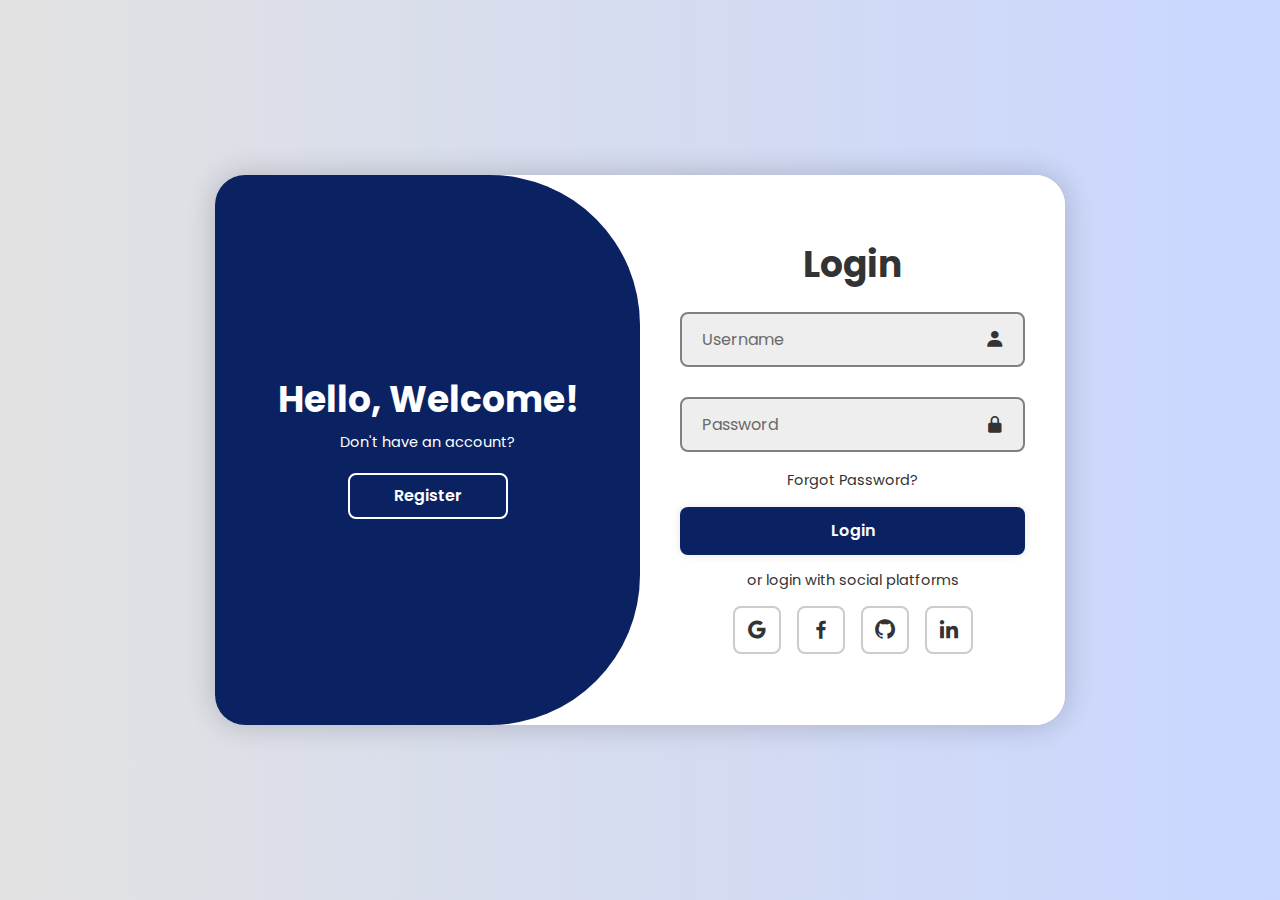
<file: index.html>
<!DOCTYPE html>
<html lang="en">

<head>
    <meta charset="UTF-8">
    <meta name="viewport" content="width=device-width, initial-scale=1.0">
    <title>Login/Signup Form</title>
    <link href='https://unpkg.com/boxicons@2.1.4/css/boxicons.min.css' rel='stylesheet'>
    <link rel="stylesheet" href="https://cdnjs.cloudflare.com/ajax/libs/font-awesome/5.15.3/css/all.min.css">

   <style>
        @import url('https://fonts.googleapis.com/css2?family=Poppins:ital,wght@0,100;0,200;0,300;0,400;0,500;0,600;0,700;0,800;0,900;1,100;1,200;1,300;1,400;1,500;1,600;1,700;1,800;1,900&display=swap');

        * {
            margin: 0;
            padding: 0;
            box-sizing: border-box;
            font-family: "Poppins", sans-serif;
            text-decoration: none;
            list-style: none;
        }

        body {
            display: flex;
            justify-content: center;
            align-items: center;
            min-height: 100vh;
            background: linear-gradient(90deg, #e2e2e2, #c9d6ff);
        }

        .container {
            position: relative;
            width: 850px;
            height: 550px;
            background: #fff;
            margin: 20px;
            border-radius: 30px;
            box-shadow: 0 0 30px rgba(0, 0, 0, .2);
            overflow: hidden;
        }

        .container h1 {
            font-size: 36px;
            margin: -10px 0;
        }

        .container p {
            font-size: 14.5px;
            margin: 15px 0;
        }

        form {
            width: 100%;
        }

        .form-box {
            position: absolute;
            right: 0;
            width: 50%;
            height: 100%;
            background: #fff;
            display: flex;
            align-items: center;
            color: #333;
            text-align: center;
            padding: 40px;
            z-index: 1;
            transition: .6s ease-in-out 1.2s, visibility 0s 1s;
        }

        .container.active .form-box {
            right: 50%;
        }

        .form-box.register {
            visibility: hidden;
        }

        .container.active .form-box.register {
            visibility: visible;
        }

        .input-box {
            position: relative;
            margin: 30px 0;
        }

        .input-box input {
            width: 100%;
            padding: 13px 50px 13px 20px;
            background: #eee;
            border-radius: 8px;
            border:2px solid gray ;
            outline:none;
            font-size: 16px;
            color: #5e5e5e;
            font-weight: 500;
        }

        .input-box input::placeholder {
            color: #6a6a6a;
            font-weight: 400;
        }

        .input-box i {
            position: absolute;
            right: 20px;
            top: 50%;
            transform: translateY(-50%);
            font-size: 20px;
        }

        .forgot-link {
            margin: -15px 0 15px;
        }

        .forgot-link a {
            font-size: 14.5px;
            color: #333;
        }

        .btn {
            width: 100%;
            height: 48px;
            background: #0b2262;
            border-radius: 8px;
            box-shadow: 0 0 10px rgba(0, 0, 0, .1);
            border: none;
            cursor: pointer;
            font-size: 16px;
            color: #fff;
            font-weight: 600;
        }

        .social-icons {
            display: flex;
            justify-content: center;
        }

        .social-icons a {
            display: inline-flex;
            padding: 10px;
            border: 2px solid #ccc;
            border-radius: 8px;
            font-size: 24px;
            color: #333;
            margin: 0 8px;
        }

        .toggle-box {
            position: absolute;
            width: 100%;
            height: 100%;
        }

        .toggle-box::before {
            content: '';
            position: absolute;
            left: -250%;
            width: 300%;
            height: 100%;
            background: #0b2262;
            /* border: 2px solid red; */
            border-radius: 150px;
            z-index: 2;
            transition: 1.8s ease-in-out;
        }

        .container.active .toggle-box::before {
            left: 50%;
        }

        .toggle-panel {
            position: absolute;
            width: 50%;
            height: 100%;
            /* background: seagreen; */
            color: #fff;
            display: flex;
            flex-direction: column;
            justify-content: center;
            align-items: center;
            z-index: 2;
            transition: .6s ease-in-out;
        }

        .toggle-panel.toggle-left {
            left: 0;
            transition-delay: 1.2s;
        }

        .container.active .toggle-panel.toggle-left {
            left: -50%;
            transition-delay: .6s;
        }

        .toggle-panel.toggle-right {
            right: -50%;
            transition-delay: .6s;
        }

        .container.active .toggle-panel.toggle-right {
            right: 0;
            transition-delay: 1.2s;
        }

        .toggle-panel p {
            margin-bottom: 20px;
        }

        .toggle-panel .btn {
            width: 160px;
            height: 46px;
            background: transparent;
            border: 2px solid #fff;
            box-shadow: none;
        }

        @media screen and (max-width: 650px) {
            .container {
                height: calc(100vh - 40px);
            }

            .form-box {
                bottom: 0;
                width: 100%;
                height: 70%;
            }

            .container.active .form-box {
                right: 0;
                bottom: 30%;
            }

            .toggle-box::before {
                left: 0;
                top: -270%;
                width: 100%;
                height: 300%;
                border-radius: 20vw;
            }

            .container.active .toggle-box::before {
                left: 0;
                top: 70%;
            }

            .container.active .toggle-panel.toggle-left {
                left: 0;
                top: -30%;
            }

            .toggle-panel {
                width: 100%;
                height: 30%;
            }

            .toggle-panel.toggle-left {
                top: 0;
            }

            .toggle-panel.toggle-right {
                right: 0;
                bottom: -30%;
            }

            .container.active .toggle-panel.toggle-right {
                bottom: 0;
            }
        }

        @media screen and (max-width: 400px) {
            .form-box {
                padding: 20px;
            }

            .toggle-panel h1 {
                font-size: 30px;
            }
        }


        /* -- External Social Link CSS Styles -- */

        #source-link {
            top: 120px;
        }

        #source-link>i {
            color: rgb(94, 106, 210);
        }

        #yt-link {
            top: 65px;
        }

        #yt-link>i {
            color: rgb(219, 31, 106);

        }

        #Fund-link {
            top: 10px;
        }

        #Fund-link>i {
            color: rgb(255, 251, 0);

        }

        .meta-link {
            align-items: center;
            backdrop-filter: blur(3px);
            background-color: rgba(255, 255, 255, 0.05);
            border: 1px solid rgba(255, 255, 255, 0.1);
            border-radius: 6px;
            box-shadow: 2px 2px 2px rgba(0, 0, 0, 0.1);
            cursor: pointer;
            display: inline-flex;
            gap: 5px;
            left: 10px;
            padding: 10px 20px;
            position: fixed;
            text-decoration: none;
            transition: background-color 600ms, border-color 600ms;
            z-index: 10000;
        }

        .meta-link:hover {
            background-color: rgba(255, 255, 255, 0.1);
            border: 1px solid rgba(255, 255, 255, 0.2);
        }

        .meta-link>i,
        .meta-link>span {
            height: 20px;
            line-height: 20px;
        }

        .meta-link>span {
            color: white;
            font-family: "Rubik", sans-serif;
            transition: color 600ms;
        }
    </style>
</head>

<body>
    <div class="container">
        <div class="form-box login">
            <form action="#">
                <h1>Login</h1>
                <div class="input-box">
                    <input type="text" placeholder="Username" required>
                    <i class='bx bxs-user'></i>
                </div>
                <div class="input-box">
                    <input type="password" placeholder="Password" required>
                    <i class='bx bxs-lock-alt'></i>
                </div>
                <div class="forgot-link">
                    <a href="#">Forgot Password?</a>
                </div>
                <button type="submit" class="btn">Login</button>
                <p>or login with social platforms</p>
                <div class="social-icons">
                    <a href="#"><i class='bx bxl-google'></i></a>
                    <a href="#"><i class='bx bxl-facebook'></i></a>
                    <a href="#"><i class='bx bxl-github'></i></a>
                    <a href="#"><i class='bx bxl-linkedin'></i></a>
                </div>
            </form>
        </div>

        <div class="form-box register">
            <form action="#">
                <h1>Registration</h1>
                <div class="input-box">
                    <input type="text" placeholder="Username" required>
                    <i class='bx bxs-user'></i>
                </div>
                <div class="input-box">
                    <input type="email" placeholder="Email" required>
                    <i class='bx bxs-envelope'></i>
                </div>
                <div class="input-box">
                    <input type="password" placeholder="Password" required>
                    <i class='bx bxs-lock-alt'></i>
                </div>
                <button type="submit" class="btn">Register</button>
                <p>or register with social platforms</p>
                <div class="social-icons">
                    <a href="#"><i class='bx bxl-google'></i></a>
                    <a href="#"><i class='bx bxl-facebook'></i></a>
                    <a href="#"><i class='bx bxl-github'></i></a>
                    <a href="#"><i class='bx bxl-linkedin'></i></a>
                </div>
            </form>
        </div>

        <div class="toggle-box">
            <div class="toggle-panel toggle-left">
                <h1>Hello, Welcome!</h1>
                <p>Don't have an account?</p>
                <button class="btn register-btn">Register</button>
            </div>

            <div class="toggle-panel toggle-right">
                <h1>Welcome Back!</h1>
                <p>Already have an account?</p>
                <button class="btn login-btn">Login</button>
            </div>
        </div>
    </div>
    <script>
        const container = document.querySelector('.container');
        const registerBtn = document.querySelector('.register-btn');
        const loginBtn = document.querySelector('.login-btn');

        registerBtn.addEventListener('click', () => {
            container.classList.add('active');
        })

        loginBtn.addEventListener('click', () => {
            container.classList.remove('active');
        })
    </script>
</body>

</html>
</file>
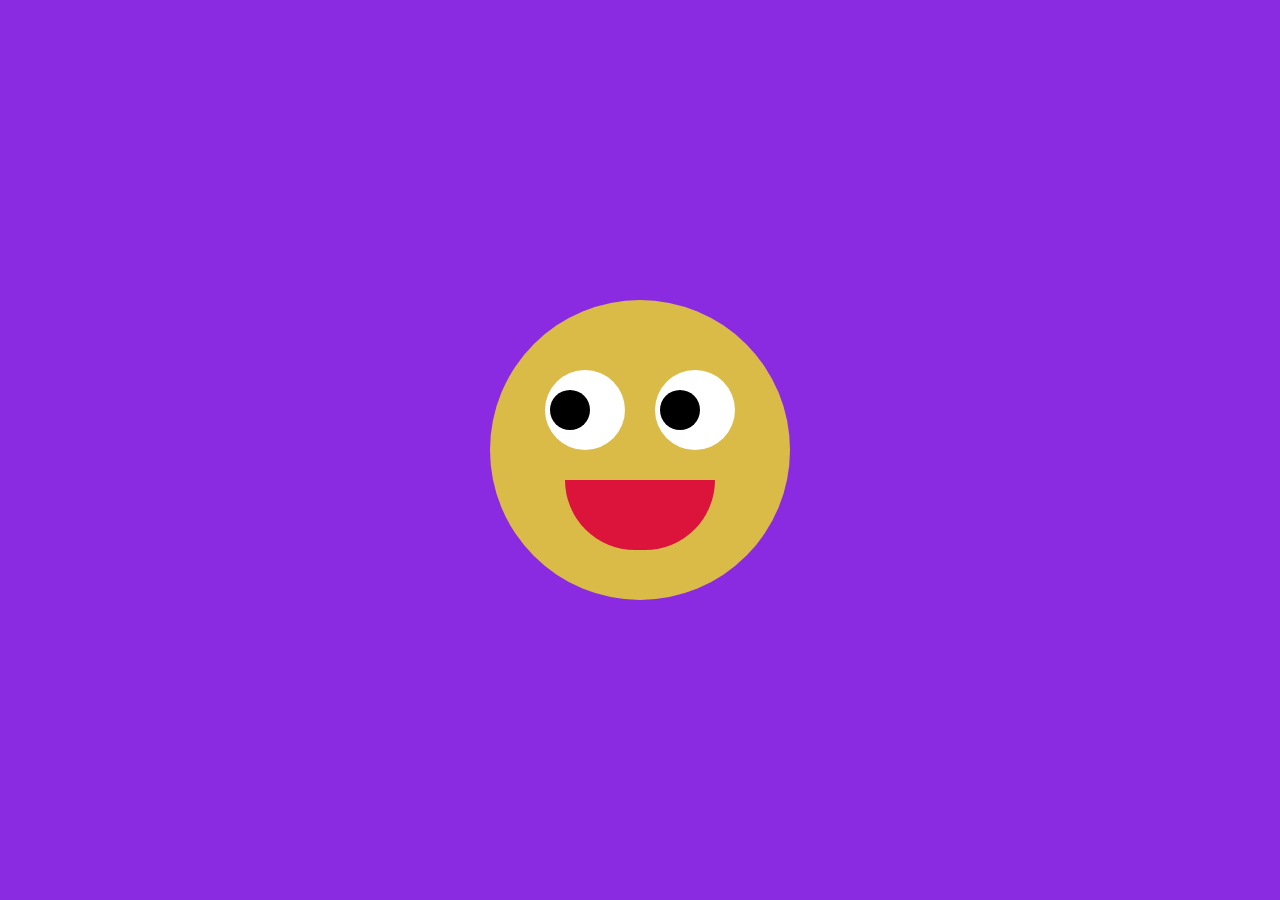
<file: Cursor Eye Follow Emoji/index.html>
<html lang="en">
  <head>
    <meta charset="UTF-8" />
    <meta http-equiv="X-UA-Compatible" content="IE=edge" />
    <meta name="viewport" content="width=device-width, initial-scale=1.0" />
    <title>Eyes Following Mouse Cursor</title>
    <link rel="stylesheet" href="style.css" />
  </head>
  <body>
    <div class="emoji-face">
      <div class="eyes">
        <div class="eye"></div>
        <div class="eye"></div>
      </div>
    </div>

    <script src="app.js"></script>
  </body>
</html>
</file>
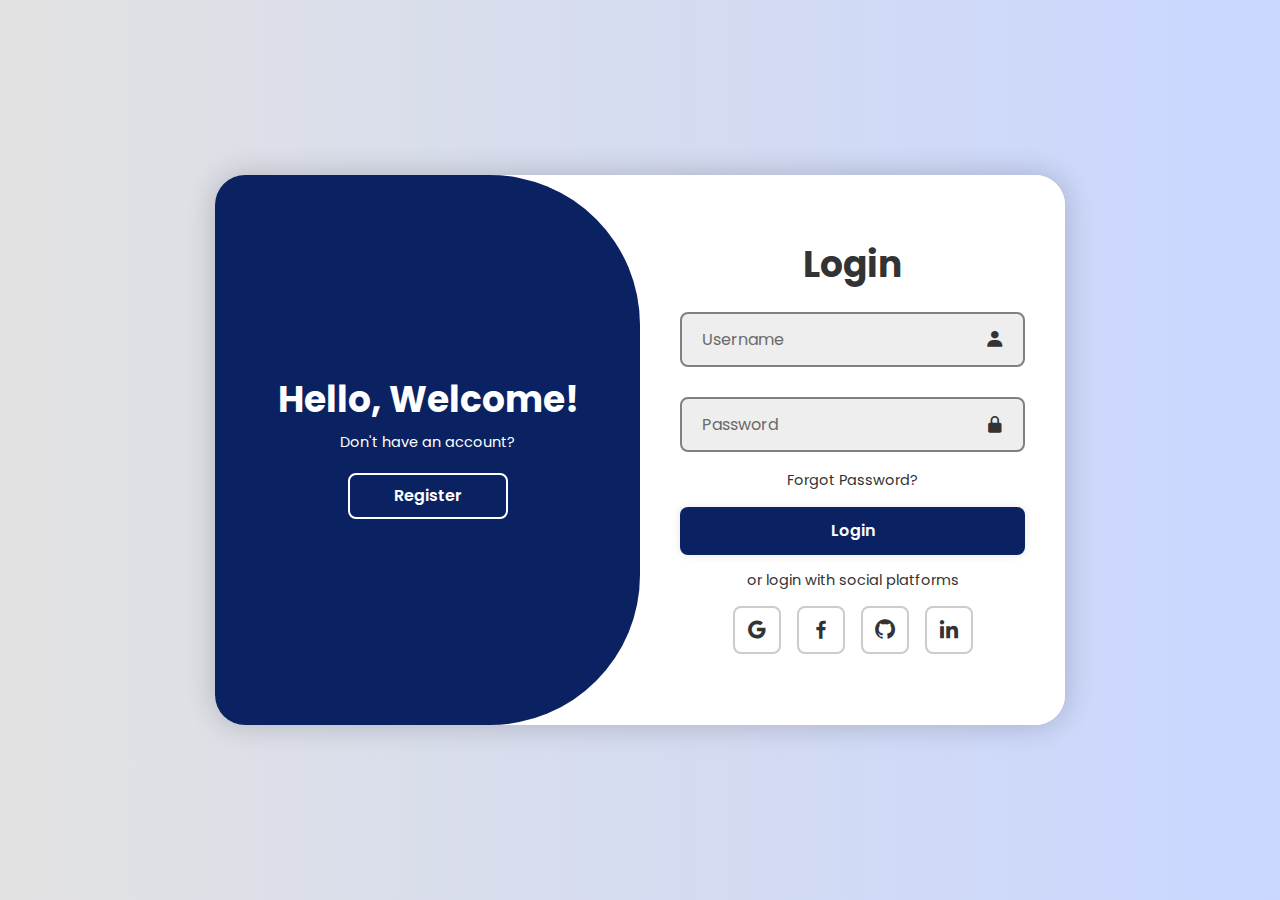
<file: Responsive Login Signup Page/index.html>
<!DOCTYPE html>
<html lang="en">

<head>
    <meta charset="UTF-8">
    <meta name="viewport" content="width=device-width, initial-scale=1.0">
    <title>Login/Signup Form</title>
    <link href='https://unpkg.com/boxicons@2.1.4/css/boxicons.min.css' rel='stylesheet'>
    <link rel="stylesheet" href="https://cdnjs.cloudflare.com/ajax/libs/font-awesome/5.15.3/css/all.min.css">

   <style>
        @import url('https://fonts.googleapis.com/css2?family=Poppins:ital,wght@0,100;0,200;0,300;0,400;0,500;0,600;0,700;0,800;0,900;1,100;1,200;1,300;1,400;1,500;1,600;1,700;1,800;1,900&display=swap');

        * {
            margin: 0;
            padding: 0;
            box-sizing: border-box;
            font-family: "Poppins", sans-serif;
            text-decoration: none;
            list-style: none;
        }

        body {
            display: flex;
            justify-content: center;
            align-items: center;
            min-height: 100vh;
            background: linear-gradient(90deg, #e2e2e2, #c9d6ff);
        }

        .container {
            position: relative;
            width: 850px;
            height: 550px;
            background: #fff;
            margin: 20px;
            border-radius: 30px;
            box-shadow: 0 0 30px rgba(0, 0, 0, .2);
            overflow: hidden;
        }

        .container h1 {
            font-size: 36px;
            margin: -10px 0;
        }

        .container p {
            font-size: 14.5px;
            margin: 15px 0;
        }

        form {
            width: 100%;
        }

        .form-box {
            position: absolute;
            right: 0;
            width: 50%;
            height: 100%;
            background: #fff;
            display: flex;
            align-items: center;
            color: #333;
            text-align: center;
            padding: 40px;
            z-index: 1;
            transition: .6s ease-in-out 1.2s, visibility 0s 1s;
        }

        .container.active .form-box {
            right: 50%;
        }

        .form-box.register {
            visibility: hidden;
        }

        .container.active .form-box.register {
            visibility: visible;
        }

        .input-box {
            position: relative;
            margin: 30px 0;
        }

        .input-box input {
            width: 100%;
            padding: 13px 50px 13px 20px;
            background: #eee;
            border-radius: 8px;
            border:2px solid gray ;
            outline:none;
            font-size: 16px;
            color: #5e5e5e;
            font-weight: 500;
        }

        .input-box input::placeholder {
            color: #6a6a6a;
            font-weight: 400;
        }

        .input-box i {
            position: absolute;
            right: 20px;
            top: 50%;
            transform: translateY(-50%);
            font-size: 20px;
        }

        .forgot-link {
            margin: -15px 0 15px;
        }

        .forgot-link a {
            font-size: 14.5px;
            color: #333;
        }

        .btn {
            width: 100%;
            height: 48px;
            background: #0b2262;
            border-radius: 8px;
            box-shadow: 0 0 10px rgba(0, 0, 0, .1);
            border: none;
            cursor: pointer;
            font-size: 16px;
            color: #fff;
            font-weight: 600;
        }

        .social-icons {
            display: flex;
            justify-content: center;
        }

        .social-icons a {
            display: inline-flex;
            padding: 10px;
            border: 2px solid #ccc;
            border-radius: 8px;
            font-size: 24px;
            color: #333;
            margin: 0 8px;
        }

        .toggle-box {
            position: absolute;
            width: 100%;
            height: 100%;
        }

        .toggle-box::before {
            content: '';
            position: absolute;
            left: -250%;
            width: 300%;
            height: 100%;
            background: #0b2262;
            /* border: 2px solid red; */
            border-radius: 150px;
            z-index: 2;
            transition: 1.8s ease-in-out;
        }

        .container.active .toggle-box::before {
            left: 50%;
        }

        .toggle-panel {
            position: absolute;
            width: 50%;
            height: 100%;
            /* background: seagreen; */
            color: #fff;
            display: flex;
            flex-direction: column;
            justify-content: center;
            align-items: center;
            z-index: 2;
            transition: .6s ease-in-out;
        }

        .toggle-panel.toggle-left {
            left: 0;
            transition-delay: 1.2s;
        }

        .container.active .toggle-panel.toggle-left {
            left: -50%;
            transition-delay: .6s;
        }

        .toggle-panel.toggle-right {
            right: -50%;
            transition-delay: .6s;
        }

        .container.active .toggle-panel.toggle-right {
            right: 0;
            transition-delay: 1.2s;
        }

        .toggle-panel p {
            margin-bottom: 20px;
        }

        .toggle-panel .btn {
            width: 160px;
            height: 46px;
            background: transparent;
            border: 2px solid #fff;
            box-shadow: none;
        }

        @media screen and (max-width: 650px) {
            .container {
                height: calc(100vh - 40px);
            }

            .form-box {
                bottom: 0;
                width: 100%;
                height: 70%;
            }

            .container.active .form-box {
                right: 0;
                bottom: 30%;
            }

            .toggle-box::before {
                left: 0;
                top: -270%;
                width: 100%;
                height: 300%;
                border-radius: 20vw;
            }

            .container.active .toggle-box::before {
                left: 0;
                top: 70%;
            }

            .container.active .toggle-panel.toggle-left {
                left: 0;
                top: -30%;
            }

            .toggle-panel {
                width: 100%;
                height: 30%;
            }

            .toggle-panel.toggle-left {
                top: 0;
            }

            .toggle-panel.toggle-right {
                right: 0;
                bottom: -30%;
            }

            .container.active .toggle-panel.toggle-right {
                bottom: 0;
            }
        }

        @media screen and (max-width: 400px) {
            .form-box {
                padding: 20px;
            }

            .toggle-panel h1 {
                font-size: 30px;
            }
        }


        /* -- External Social Link CSS Styles -- */

        #source-link {
            top: 120px;
        }

        #source-link>i {
            color: rgb(94, 106, 210);
        }

        #yt-link {
            top: 65px;
        }

        #yt-link>i {
            color: rgb(219, 31, 106);

        }

        #Fund-link {
            top: 10px;
        }

        #Fund-link>i {
            color: rgb(255, 251, 0);

        }

        .meta-link {
            align-items: center;
            backdrop-filter: blur(3px);
            background-color: rgba(255, 255, 255, 0.05);
            border: 1px solid rgba(255, 255, 255, 0.1);
            border-radius: 6px;
            box-shadow: 2px 2px 2px rgba(0, 0, 0, 0.1);
            cursor: pointer;
            display: inline-flex;
            gap: 5px;
            left: 10px;
            padding: 10px 20px;
            position: fixed;
            text-decoration: none;
            transition: background-color 600ms, border-color 600ms;
            z-index: 10000;
        }

        .meta-link:hover {
            background-color: rgba(255, 255, 255, 0.1);
            border: 1px solid rgba(255, 255, 255, 0.2);
        }

        .meta-link>i,
        .meta-link>span {
            height: 20px;
            line-height: 20px;
        }

        .meta-link>span {
            color: white;
            font-family: "Rubik", sans-serif;
            transition: color 600ms;
        }
    </style>
</head>

<body>
    <div class="container">
        <div class="form-box login">
            <form action="#">
                <h1>Login</h1>
                <div class="input-box">
                    <input type="text" placeholder="Username" required>
                    <i class='bx bxs-user'></i>
                </div>
                <div class="input-box">
                    <input type="password" placeholder="Password" required>
                    <i class='bx bxs-lock-alt'></i>
                </div>
                <div class="forgot-link">
                    <a href="#">Forgot Password?</a>
                </div>
                <button type="submit" class="btn">Login</button>
                <p>or login with social platforms</p>
                <div class="social-icons">
                    <a href="#"><i class='bx bxl-google'></i></a>
                    <a href="#"><i class='bx bxl-facebook'></i></a>
                    <a href="#"><i class='bx bxl-github'></i></a>
                    <a href="#"><i class='bx bxl-linkedin'></i></a>
                </div>
            </form>
        </div>

        <div class="form-box register">
            <form action="#">
                <h1>Registration</h1>
                <div class="input-box">
                    <input type="text" placeholder="Username" required>
                    <i class='bx bxs-user'></i>
                </div>
                <div class="input-box">
                    <input type="email" placeholder="Email" required>
                    <i class='bx bxs-envelope'></i>
                </div>
                <div class="input-box">
                    <input type="password" placeholder="Password" required>
                    <i class='bx bxs-lock-alt'></i>
                </div>
                <button type="submit" class="btn">Register</button>
                <p>or register with social platforms</p>
                <div class="social-icons">
                    <a href="#"><i class='bx bxl-google'></i></a>
                    <a href="#"><i class='bx bxl-facebook'></i></a>
                    <a href="#"><i class='bx bxl-github'></i></a>
                    <a href="#"><i class='bx bxl-linkedin'></i></a>
                </div>
            </form>
        </div>

        <div class="toggle-box">
            <div class="toggle-panel toggle-left">
                <h1>Hello, Welcome!</h1>
                <p>Don't have an account?</p>
                <button class="btn register-btn">Register</button>
            </div>

            <div class="toggle-panel toggle-right">
                <h1>Welcome Back!</h1>
                <p>Already have an account?</p>
                <button class="btn login-btn">Login</button>
            </div>
        </div>
    </div>
    <script>
        const container = document.querySelector('.container');
        const registerBtn = document.querySelector('.register-btn');
        const loginBtn = document.querySelector('.login-btn');

        registerBtn.addEventListener('click', () => {
            container.classList.add('active');
        })

        loginBtn.addEventListener('click', () => {
            container.classList.remove('active');
        })
    </script>
</body>

</html>
</file>
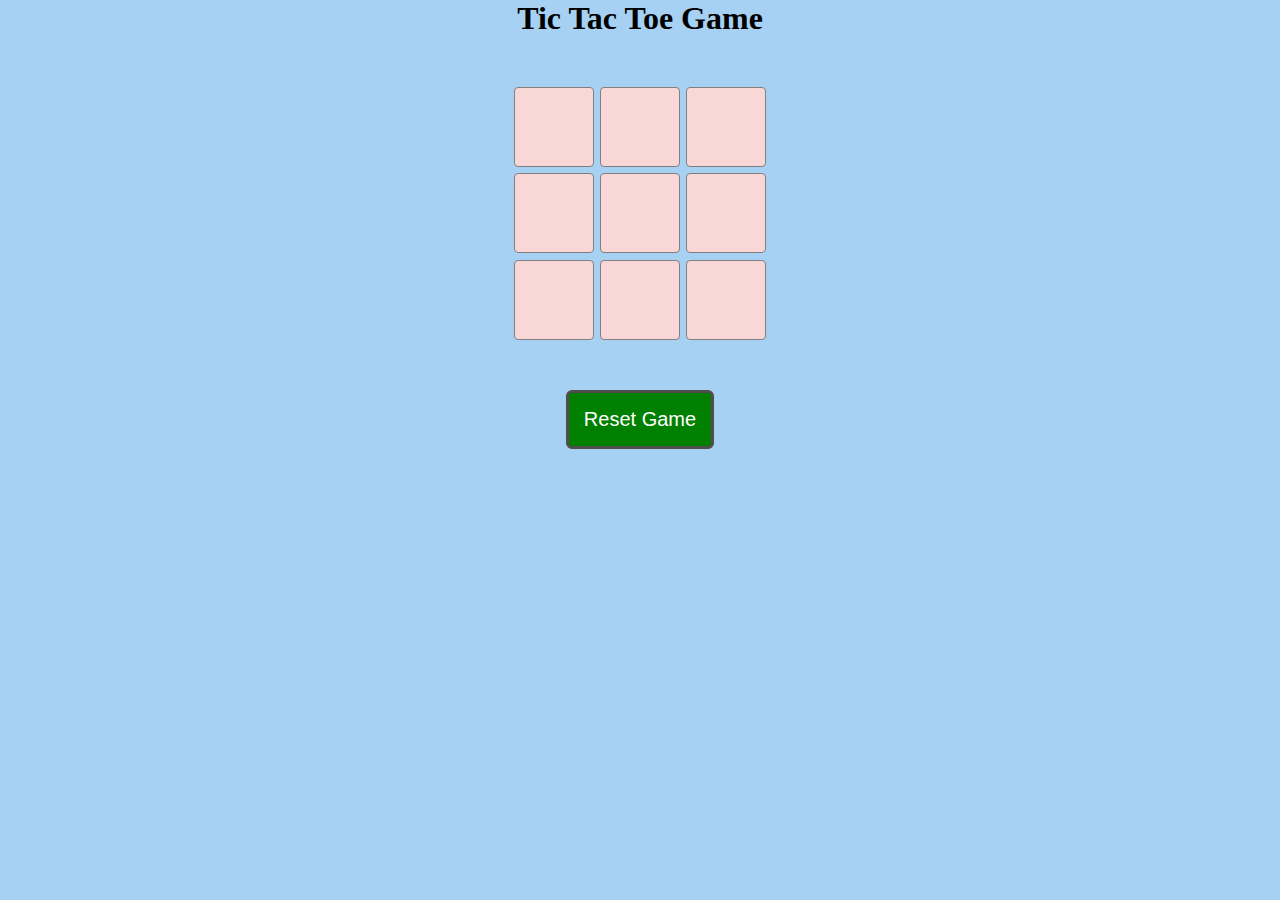
<file: Tic Tac Toe Game/index.html>
<!DOCTYPE html>
<html lang="en">
<head>
    <meta charset="UTF-8">
    <meta name="viewport" content="width=device-width, initial-scale=1.0">
    <title>Tic Tac Toe</title>
    <link rel="stylesheet" href="style.css">
</head>
<body>
    <main>
        <h1>Tic Tac Toe Game</h1>
        <div class="gamebox">
            <button class="box"></button>
            <button class="box"></button>
            <button class="box"></button>
            <button class="box"></button>
            <button class="box"></button>
            <button class="box"></button>
            <button class="box"></button>
            <button class="box"></button>
            <button class="box"></button>
        </div>
        <div id="result" class="hide">
            <p id="msg">Winner</p>
            <button id="new-btn">New Game</button>
        </div>
        <button id="reset-btn">Reset Game</button>
    </main>
    <script src="script.js"></script>
</body>
</html>
</file>
<file: Cursor Eye Follow Emoji/style.css>
body {
  margin: 0;
  padding: 0;
  box-sizing: border-box;
  display: flex;
  justify-content: center;
  align-items: center;
  min-height: 100vh;
  background-color: blueviolet;
}

.emoji-face {
  position: relative;
  width: 300px;
  height: 300px;
  background: rgba(255, 255, 0, 0.683);
  border-radius: 50%;
  display: flex;
  justify-content: center;
  align-items: center;
  transition: 0.5s;
}

.emoji-face::before {
  content: "";
  top: 180px;
  position: absolute;
  width: 150px;
  height: 70px;
  background: crimson;
  border-bottom-left-radius: 70px;
  border-bottom-right-radius: 70px;
  transition: 0.5s;
}

.eyes {
  position: relative;
  top: -40px;
  display: flex;
}

.eyes .eye {
  position: relative;
  width: 80px;
  height: 80px;
  display: block;
  background: white;
  border-radius: 50%;
  margin: 0 15px;
}

.eyes .eye::before {
  content: "";
  position: absolute;
  top: 50%;
  left: 25px;
  transform: translate(-50%, -50%);
  width: 40px;
  height: 40px;
  border-radius: 50%;
  background: black;
}
</file>
<file: Tic Tac Toe Game/style.css>
*{
    margin: 0px;
    padding: 0px;
}
body{
    background-color: rgb(166, 209, 242);
    text-align: center;
}
.gamebox{
    margin-top: 50px;
    display: flex;
    justify-content: center;
    display: grid;
    grid-template-rows: repeat(3,80px);
    grid-template-columns: repeat(3,80px);
    gap: 0.4rem;
}
.box {
    background-color: rgb(249, 215, 215);
    font-size: 40px;
    border-radius: 4px;
    border: 1px solid grey;
    color: red;
}
#reset-btn{
    padding: 15px;
    margin-top: 50px;
    background-color: green;
    color: white;
    font-size: 20px;
    border: 3px solid rgb(79, 78, 78);
    border-radius: 6px;
}
.hide{
    display: none; 
}
#msg{
    color:rgb(45, 78, 170);
    font-size: 50px;
    margin-top: 50px;
}
#new-btn{
    padding: 15px;
     margin-top: 30px; 
    background-color: green;
    color: white;
    font-size: 20px;
    border: 3px solid rgb(79, 78, 78);
    border-radius: 6px;
}
</file>
